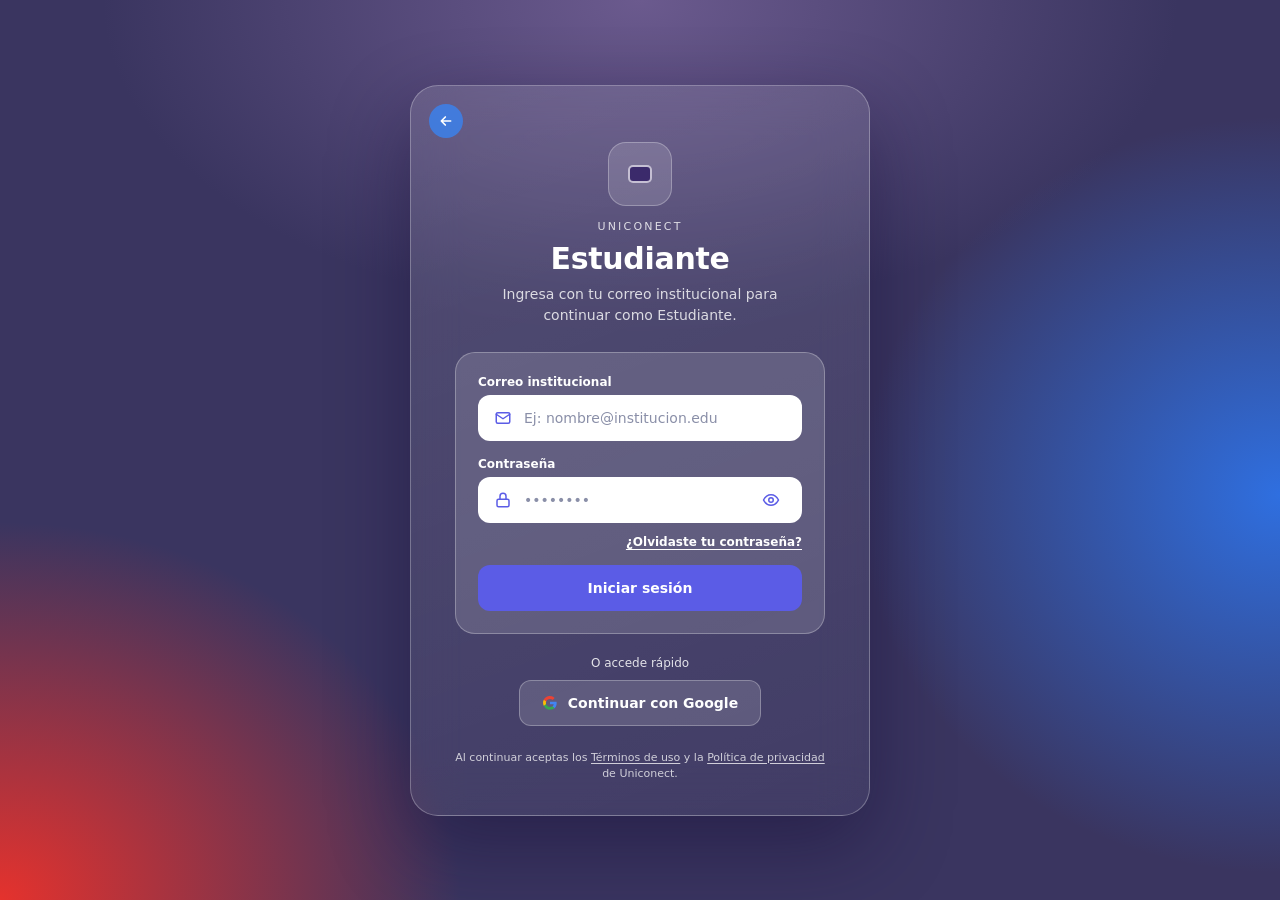
<file: Index.html>
<!DOCTYPE html>
<html lang="es">
<head>
  <meta charset="UTF-8">
  <meta name="viewport" content="width=device-width, initial-scale=1">
  <title>Uniconect · Acceso Estudiante</title>
  <link rel="stylesheet" href="styles.css">
</head>
<body>
  <main class="login">
    <a href="#" class="login__back" aria-label="Volver">
      <svg viewBox="0 0 24 24" width="16" height="16" fill="none" stroke="currentColor" stroke-width="2.5" stroke-linecap="round" stroke-linejoin="round"><path d="M19 12H5M11 6l-6 6 6 6"/></svg>
    </a>

    <header class="login__head">
      <div class="login__logo" aria-hidden="true"><span></span></div>
      <p class="login__brand">UNICONECT</p>
      <h1>Estudiante</h1>
      <p class="login__lead">Ingresa con tu correo institucional para continuar como Estudiante.</p>
    </header>

    <form class="panel" id="login">
      <label class="field">
        <span class="field__label">Correo institucional</span>
        <span class="field__box">
          <svg class="field__icon" viewBox="0 0 24 24" width="18" height="18" fill="none" stroke="currentColor" stroke-width="2" stroke-linecap="round" stroke-linejoin="round"><rect x="3" y="5" width="18" height="14" rx="2"/><path d="m3 7 9 6 9-6"/></svg>
          <input type="email" name="email" placeholder="Ej: nombre@institucion.edu" autocomplete="email" required>
        </span>
      </label>

      <label class="field">
        <span class="field__label">Contraseña</span>
        <span class="field__box">
          <svg class="field__icon" viewBox="0 0 24 24" width="18" height="18" fill="none" stroke="currentColor" stroke-width="2" stroke-linecap="round" stroke-linejoin="round"><rect x="4" y="11" width="16" height="10" rx="2"/><path d="M8 11V7a4 4 0 0 1 8 0v4"/></svg>
          <input type="password" name="password" id="password" placeholder="••••••••" autocomplete="current-password" required>
          <button type="button" class="field__toggle" id="toggle" aria-label="Mostrar contraseña">
            <svg viewBox="0 0 24 24" width="18" height="18" fill="none" stroke="currentColor" stroke-width="2" stroke-linecap="round" stroke-linejoin="round"><path d="M2 12s3.5-7 10-7 10 7 10 7-3.5 7-10 7S2 12 2 12z"/><circle cx="12" cy="12" r="3"/></svg>
          </button>
        </span>
      </label>

      <a href="#" class="panel__forgot">¿Olvidaste tu contraseña?</a>
      <button type="submit" class="btn btn--primary">Iniciar sesión</button>
    </form>

    <div class="quick">
      <p>O accede rápido</p>
      <button type="button" class="btn btn--glass">
        <svg viewBox="0 0 24 24" width="16" height="16" aria-hidden="true"><path fill="#4285F4" d="M22 12.2c0-.7-.1-1.4-.2-2H12v3.8h5.6a4.8 4.8 0 0 1-2.1 3.1v2.6h3.4c2-1.8 3.1-4.5 3.1-7.5z"/><path fill="#34A853" d="M12 22c2.8 0 5.1-.9 6.9-2.5l-3.4-2.6c-.9.6-2.1 1-3.5 1-2.7 0-5-1.8-5.8-4.3H2.7v2.7A10 10 0 0 0 12 22z"/><path fill="#FBBC05" d="M6.2 13.6a6 6 0 0 1 0-3.8V7.1H2.7a10 10 0 0 0 0 9.2z"/><path fill="#EA4335" d="M12 6c1.5 0 2.9.5 4 1.6l3-3A10 10 0 0 0 2.7 7.1l3.5 2.7C7 7.8 9.3 6 12 6z"/></svg>
        Continuar con Google
      </button>
    </div>

    <p class="login__legal">Al continuar aceptas los <a href="#">Términos de uso</a> y la <a href="#">Política de privacidad</a> de Uniconect.</p>
  </main>

  <script>
    const input = document.getElementById('password');
    document.getElementById('toggle').addEventListener('click', () => {
      input.type = input.type === 'password' ? 'text' : 'password';
    });
    document.getElementById('login').addEventListener('submit', (e) => {
  e.preventDefault();
  window.location.href = 'inicio.html';
});
  </script>
</body>
</html>
</file>
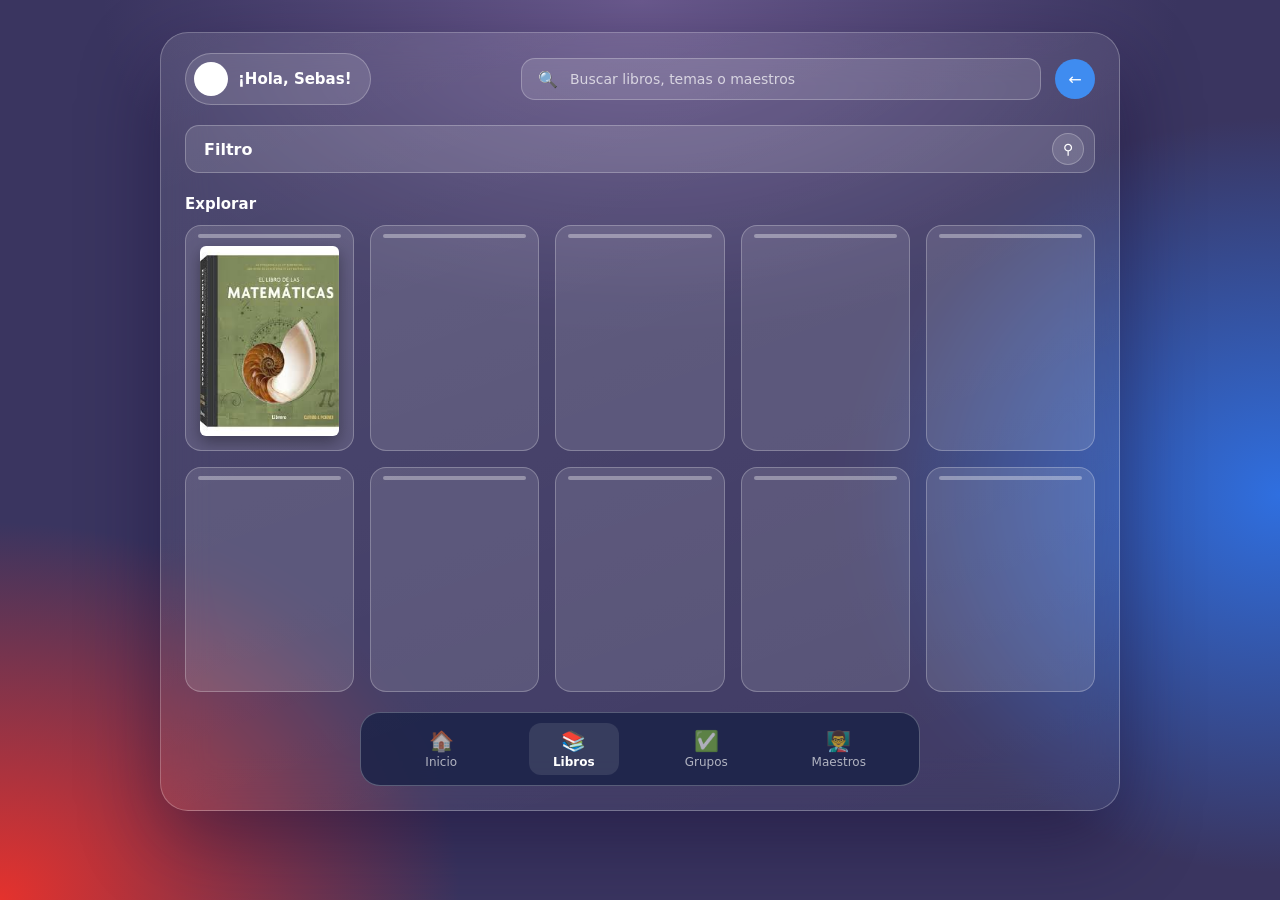
<file: Bblioteca.html>
<!DOCTYPE html>
<html lang="es">
<head>
  <meta charset="UTF-8">
  <meta name="viewport" content="width=device-width, initial-scale=1">
  <title>Uniconect · Biblioteca</title>
  <link rel="stylesheet" href="app.css">
  <link rel="stylesheet" href="Biblioteca.css">
</head>
<body>
  <div class="app">
    <header class="top">
      <div class="top__user"><span class="avatar"></span><strong>¡Hola, Sebas!</strong></div>
      <label class="search"><span>🔍</span><input type="search" placeholder="Buscar libros, temas o maestros"></label>
      <a href="#" class="icon-btn icon-btn--blue" aria-label="Volver">←</a>
    </header>

    <main class="content">
      <div class="filter">
        <strong>Filtro</strong>
        <button type="button" class="icon-btn icon-btn--small" aria-label="Filtrar">⚲</button>
      </div>

      <section>
        <h2 class="section-title">Explorar</h2>
        <div class="books">
          <!-- Libro con portada: cambia el src por tu imagen -->
          <a href="#" class="book">
            <span class="book__bar"></span>
            <img class="book__cover" src="[data-uri]" alt="Portada del libro" onerror="this.style.display='none'">
          </a>
          <a href="#" class="book"><span class="book__bar"></span></a>
          <a href="#" class="book"><span class="book__bar"></span></a>
          <a href="#" class="book"><span class="book__bar"></span></a>
          <a href="#" class="book"><span class="book__bar"></span></a>
          <a href="#" class="book"><span class="book__bar"></span></a>
          <a href="#" class="book"><span class="book__bar"></span></a>
          <a href="#" class="book"><span class="book__bar"></span></a>
          <a href="#" class="book"><span class="book__bar"></span></a>
          <a href="#" class="book"><span class="book__bar"></span></a>
        </div>
      </section>
    </main>

    <nav class="nav" aria-label="Principal">
      <a href="inicio.html" class="nav__item"><span>🏠</span>Inicio</a>
      <a href="Bblioteca.html" class="nav__item is-active"><span>📚</span>Libros</a>
      <a href="grupo.html" class="nav__item"><span>✅</span>Grupos</a>
      <a href="maestro.html" class="nav__item"><span>👨‍🏫</span>Maestros</a>
    </nav>
  </div>
</body>
</html>
</file>
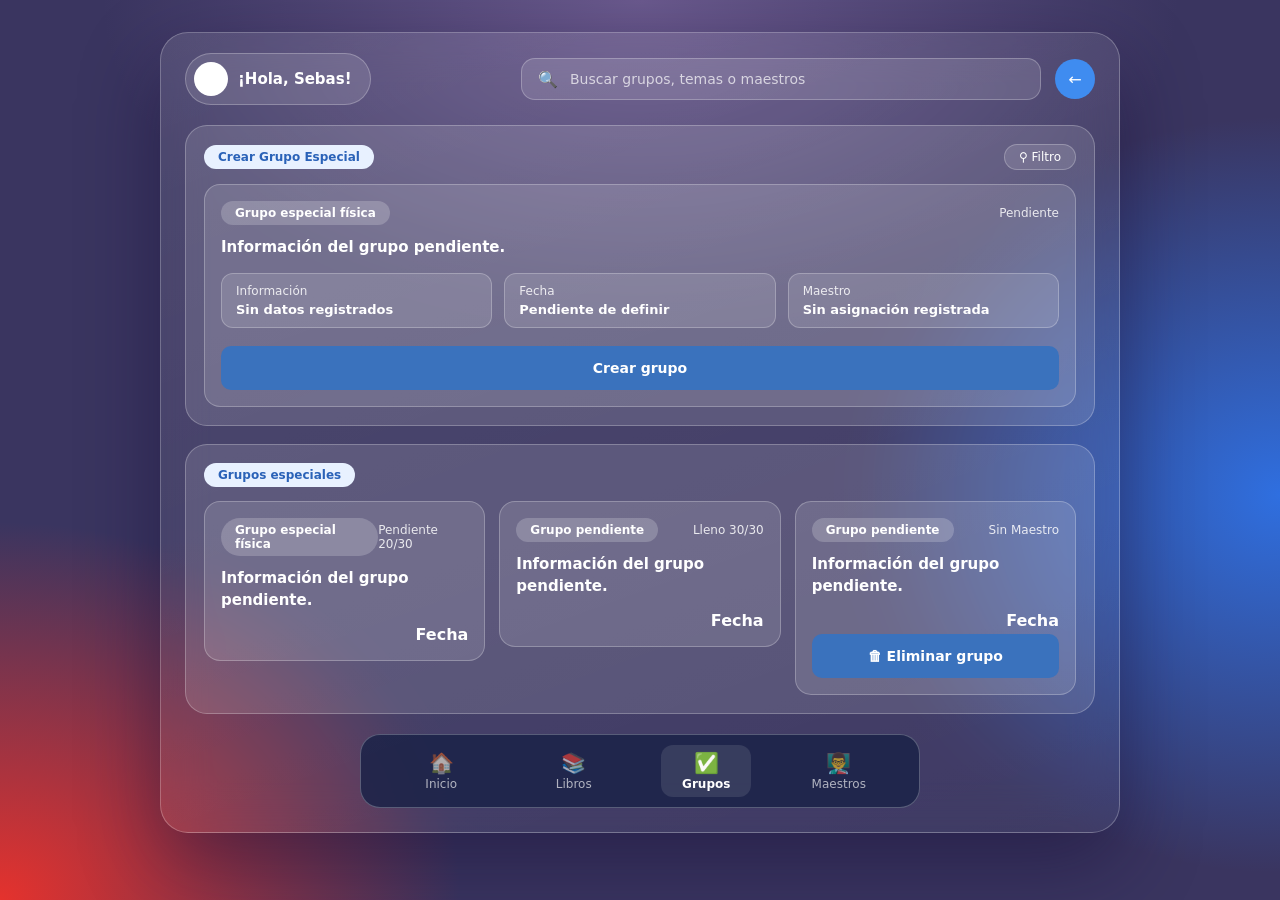
<file: grupo.html>
<!DOCTYPE html>
<html lang="es">
<head>
  <meta charset="UTF-8">
  <meta name="viewport" content="width=device-width, initial-scale=1">
  <title>Uniconect · Grupos</title>
  <link rel="stylesheet" href="app.css">
</head>
<body>
  <div class="app">
    <header class="top">
      <div class="top__user"><span class="avatar"></span><strong>¡Hola, Sebas!</strong></div>
      <label class="search"><span>🔍</span><input type="search" placeholder="Buscar grupos, temas o maestros"></label>
      <a href="#" class="icon-btn icon-btn--blue" aria-label="Volver">←</a>
    </header>

    <main class="content">
      <section class="card">
        <div class="card__head">
          <span class="pill pill--white">Crear Grupo Especial</span>
          <button type="button" class="chip">⚲ Filtro</button>
        </div>
        <article class="item">
          <div class="item__meta"><span class="pill">Grupo especial física</span><span class="small">Pendiente</span></div>
          <p class="item__text">Información del grupo pendiente.</p>
          <div class="info">
            <div class="info__box"><span class="small">Información</span><strong>Sin datos registrados</strong></div>
            <div class="info__box"><span class="small">Fecha</span><strong>Pendiente de definir</strong></div>
            <div class="info__box"><span class="small">Maestro</span><strong>Sin asignación registrada</strong></div>
          </div>
          <button type="button" class="btn">Crear grupo</button>
        </article>
      </section>

      <section class="card">
        <div class="card__head"><span class="pill pill--white">Grupos especiales</span></div>
        <div class="groups">
          <article class="item">
            <div class="item__meta"><span class="pill">Grupo especial física</span><span class="small">Pendiente 20/30</span></div>
            <p class="item__text">Información del grupo pendiente.</p>
            <p class="item__date">Fecha</p>
          </article>
          <article class="item">
            <div class="item__meta"><span class="pill">Grupo pendiente</span><span class="small">Lleno 30/30</span></div>
            <p class="item__text">Información del grupo pendiente.</p>
            <p class="item__date">Fecha</p>
          </article>
          <article class="item">
            <div class="item__meta"><span class="pill">Grupo pendiente</span><span class="small">Sin Maestro</span></div>
            <p class="item__text">Información del grupo pendiente.</p>
            <p class="item__date">Fecha</p>
            <button type="button" class="btn">🗑 Eliminar grupo</button>
          </article>
        </div>
      </section>
    </main>

    <nav class="nav" aria-label="Principal">
      <a href="inicio.html" class="nav__item"><span>🏠</span>Inicio</a>
      <a href="Bblioteca.html" class="nav__item "><span>📚</span>Libros</a>
      <a href="grupo.html" class="nav__item is-active"><span>✅</span>Grupos</a>
      <a href="maestro.html" class="nav__item"><span>👨‍🏫</span>Maestros</a>
    </nav>
  </div>
</body>
</html>
</file>
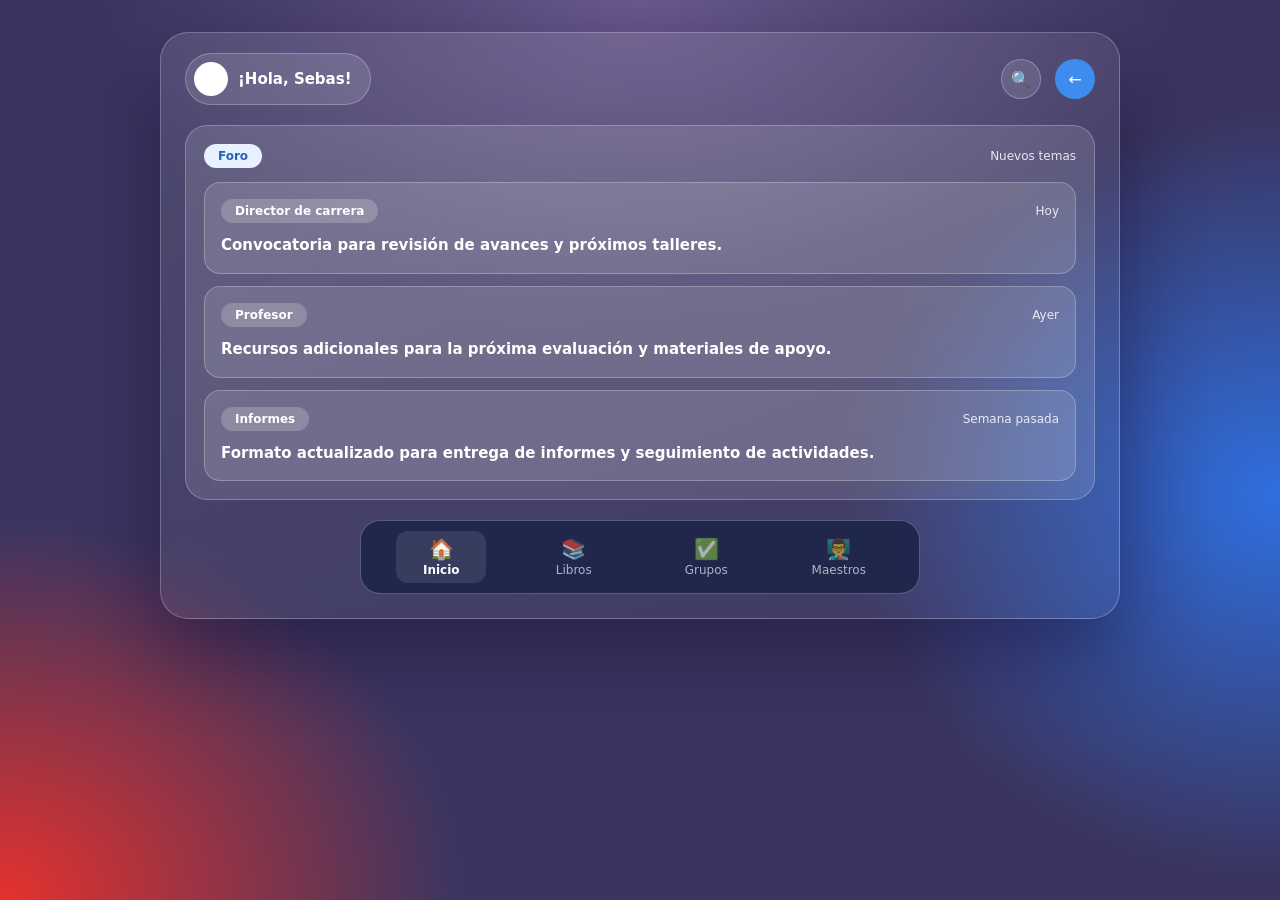
<file: inicio.html>
<!DOCTYPE html>
<html lang="es">
<head>
  <meta charset="UTF-8">
  <meta name="viewport" content="width=device-width, initial-scale=1">
  <title>Uniconect · Inicio</title>
  <link rel="stylesheet" href="app.css">
</head>
<body>
  <div class="app">
    <header class="top">
      <div class="top__user"><span class="avatar"></span><strong>¡Hola, Sebas!</strong></div>
      <button class="icon-btn" aria-label="Buscar">🔍</button>
      <a href="#" class="icon-btn icon-btn--blue" aria-label="Volver">←</a>
    </header>

    <main class="content">
      <section class="card">
        <div class="card__head"><span class="pill pill--white">Foro</span><span class="small">Nuevos temas</span></div>
        <article class="item">
          <div class="item__meta"><span class="pill">Director de carrera</span><span class="small">Hoy</span></div>
          <p class="item__text">Convocatoria para revisión de avances y próximos talleres.</p>
        </article>
        <article class="item">
          <div class="item__meta"><span class="pill">Profesor</span><span class="small">Ayer</span></div>
          <p class="item__text">Recursos adicionales para la próxima evaluación y materiales de apoyo.</p>
        </article>
        <article class="item">
          <div class="item__meta"><span class="pill">Informes</span><span class="small">Semana pasada</span></div>
          <p class="item__text">Formato actualizado para entrega de informes y seguimiento de actividades.</p>
        </article>
      </section>
    </main>

    <nav class="nav" aria-label="Principal">
      <a href="inicio.html" class="nav__item is-active"><span>🏠</span>Inicio</a>
      <a href="Bblioteca.html" class="nav__item"><span>📚</span>Libros</a>
      <a href="grupo.html" class="nav__item "><span>✅</span>Grupos</a>
      <a href="maestro.html" class="nav__item"><span>👨‍🏫</span>Maestros</a>
    </nav>
  </div>
</body>
</html>
</file>
<file: styles.css>
:root {
  --indigo: #5b5ce6;
  --indigo-hover: #4a4bd4;
  --ink: #1e1b3a;
  --muted: #8a8fa8;
  --white: #fff;
  --glass: rgba(255, 255, 255, .14);
  --glass-line: rgba(255, 255, 255, .28);
  --radius: 14px;
  --font: "Inter", "Segoe UI", system-ui, -apple-system, sans-serif;
}

*, *::before, *::after { box-sizing: border-box; margin: 0; }

html, body { height: 100%; }

body {
  min-height: 100vh;
  display: grid;
  place-items: center;
  padding: 32px;
  font-family: var(--font);
  color: var(--white);
  background:
    radial-gradient(60% 70% at 0% 100%, #e5322d 0%, transparent 60%),
    radial-gradient(55% 70% at 100% 55%, #2f6fe0 0%, transparent 60%),
    radial-gradient(60% 50% at 50% 0%, #6b5a8e 0%, transparent 70%),
    #3a3560;
}

.login {
  position: relative;
  width: 100%;
  max-width: 460px;
  padding: 56px 44px 32px;
  border-radius: 28px;
  background: linear-gradient(160deg, rgba(255,255,255,.12), rgba(255,255,255,.04));
  border: 1px solid var(--glass-line);
  backdrop-filter: blur(24px);
  -webkit-backdrop-filter: blur(24px);
  box-shadow: 0 30px 80px rgba(20, 10, 50, .45);
  text-align: center;
}

.login__back {
  position: absolute;
  top: 18px; left: 18px;
  width: 34px; height: 34px;
  display: grid; place-items: center;
  border-radius: 50%;
  color: var(--white);
  background: rgba(60, 130, 235, .85);
  transition: background .2s;
}
.login__back:hover { background: rgba(60, 130, 235, 1); }

/* ===== Cabecera ===== */
.login__logo {
  width: 64px; height: 64px;
  margin: 0 auto 14px;
  display: grid; place-items: center;
  border-radius: 18px;
  background: var(--glass);
  border: 1px solid var(--glass-line);
}
.login__logo span {
  width: 24px; height: 18px;
  border-radius: 5px;
  background: #3b2a6b;
  border: 2px solid rgba(255,255,255,.7);
}

.login__brand {
  font-size: 11px;
  letter-spacing: .2em;
  opacity: .8;
}

.login h1 {
  margin: 8px 0 8px;
  font-size: 30px;
  font-weight: 700;
  letter-spacing: -.01em;
}

.login__lead {
  max-width: 320px;
  margin: 0 auto 26px;
  font-size: 14px;
  line-height: 1.5;
  opacity: .8;
}

/* ===== Panel del formulario ===== */
.panel {
  padding: 22px;
  text-align: left;
  border-radius: 20px;
  background: var(--glass);
  border: 1px solid var(--glass-line);
}

.field { display: block; margin-bottom: 16px; }

.field__label {
  display: block;
  margin-bottom: 6px;
  font-size: 12px;
  font-weight: 600;
}

.field__box {
  display: flex;
  align-items: center;
  gap: 10px;
  height: 46px;
  padding: 0 14px;
  border-radius: 12px;
  background: var(--white);
  color: var(--indigo);
  border: 2px solid transparent;
  transition: border-color .2s;
}
.field__box:focus-within { border-color: var(--indigo); }

.field__box input {
  flex: 1;
  min-width: 0;
  border: 0;
  outline: 0;
  background: transparent;
  font: inherit;
  font-size: 14px;
  color: var(--ink);
}
.field__box input::placeholder { color: var(--muted); }

.field__icon { flex: none; }

.field__toggle {
  display: grid; place-items: center;
  border: 0; background: none;
  color: var(--indigo);
  cursor: pointer;
}

.panel__forgot {
  display: block;
  margin: -4px 0 16px;
  text-align: right;
  font-size: 12px;
  font-weight: 600;
  color: var(--white);
  text-decoration: underline;
  text-underline-offset: 3px;
}

/* ===== Botones ===== */
.btn {
  width: 100%;
  height: 46px;
  display: flex; align-items: center; justify-content: center; gap: 10px;
  border: 0;
  border-radius: 12px;
  font: inherit;
  font-size: 14px;
  font-weight: 600;
  cursor: pointer;
  transition: background .2s, transform .1s;
}
.btn:active { transform: scale(.99); }

.btn--primary { color: var(--white); background: var(--indigo); }
.btn--primary:hover { background: var(--indigo-hover); }

.btn--glass {
  width: auto;
  padding: 0 22px;
  margin: 0 auto;
  color: var(--white);
  background: var(--glass);
  border: 1px solid var(--glass-line);
}
.btn--glass:hover { background: rgba(255,255,255,.22); }

/* ===== Acceso rápido y legal ===== */
.quick { margin-top: 22px; }
.quick p { margin-bottom: 10px; font-size: 12px; opacity: .85; }

.login__legal {
  margin-top: 24px;
  font-size: 11px;
  line-height: 1.5;
  opacity: .75;
}
.login__legal a { color: inherit; text-decoration: underline; text-underline-offset: 2px; }

/* ===== Accesibilidad ===== */
a:focus-visible, button:focus-visible {
  outline: 2px solid var(--white);
  outline-offset: 3px;
}

/* ===== Ajuste a pantallas pequeñas ===== */
@media (max-width: 520px) {
  body { padding: 16px; }
  .login { padding: 52px 22px 26px; }
}
</file>
<file: app.css>
/* ===== Variables ===== */
:root {
  --blue: #3a72bd;
  --blue-soft: #3f8cf0;
  --white: #fff;
  --glass: rgba(255, 255, 255, .12);
  --glass-strong: rgba(255, 255, 255, .2);
  --line: rgba(255, 255, 255, .25);
  --navy: rgba(28, 36, 72, .85);
  --font: "Inter", "Segoe UI", system-ui, -apple-system, sans-serif;
}

*, *::before, *::after { box-sizing: border-box; margin: 0; }

/* ===== Fondo ===== */
body {
  min-height: 100vh;
  display: grid;
  place-items: start center;
  padding: 32px;
  font-family: var(--font);
  color: var(--white);
  background:
    radial-gradient(60% 70% at 0% 100%, #e5322d 0%, transparent 60%),
    radial-gradient(55% 70% at 100% 55%, #2f6fe0 0%, transparent 60%),
    radial-gradient(60% 50% at 50% 0%, #6b5a8e 0%, transparent 70%),
    #3a3560;
  background-attachment: fixed;
}

/* ===== Contenedor de escritorio ===== */
.app {
  width: 100%;
  max-width: 960px;
  padding: 20px 24px 24px;
  border-radius: 28px;
  background: linear-gradient(160deg, rgba(255,255,255,.1), rgba(255,255,255,.03));
  border: 1px solid var(--line);
  backdrop-filter: blur(24px);
  -webkit-backdrop-filter: blur(24px);
  box-shadow: 0 30px 80px rgba(20, 10, 50, .45);
}

/* ===== Barra superior ===== */
.top {
  display: flex;
  align-items: center;
  gap: 14px;
  margin-bottom: 20px;
}
.top__user {
  display: flex; align-items: center; gap: 10px;
  padding: 8px 18px 8px 8px;
  border-radius: 999px;
  background: var(--glass);
  border: 1px solid var(--line);
  font-size: 15px;
}
.avatar {
  width: 34px; height: 34px;
  display: grid; place-items: center;
  border-radius: 50%;
  background: #fff;
  font-size: 18px;
}
.top > :nth-child(2) { margin-left: auto; }

.icon-btn {
  width: 40px; height: 40px;
  display: grid; place-items: center;
  border-radius: 50%;
  border: 1px solid var(--line);
  background: var(--glass);
  color: var(--white);
  font-size: 16px;
  text-decoration: none;
  cursor: pointer;
}
.icon-btn--blue { background: var(--blue-soft); border-color: transparent; }

.search {
  flex: 1;
  max-width: 520px;
  display: flex; align-items: center; gap: 10px;
  height: 42px;
  padding: 0 16px;
  border-radius: 14px;
  background: var(--glass);
  border: 1px solid var(--line);
}
.search input {
  flex: 1; border: 0; outline: 0;
  background: transparent;
  color: var(--white);
  font: inherit; font-size: 14px;
}
.search input::placeholder { color: rgba(255,255,255,.7); }

/* ===== Contenido ===== */
.content { display: grid; gap: 18px; margin-bottom: 20px; }

.card {
  padding: 18px;
  border-radius: 22px;
  background: var(--glass);
  border: 1px solid var(--line);
}
.card__head {
  display: flex; align-items: center; justify-content: space-between;
  margin-bottom: 14px;
}

.pill {
  padding: 5px 14px;
  border-radius: 999px;
  font-size: 12px;
  font-weight: 600;
  background: rgba(255,255,255,.2);
}
.pill--white { background: #e8f1ff; color: #2a62b8; }

.small { font-size: 12px; opacity: .85; }

.chip {
  padding: 5px 14px;
  border-radius: 999px;
  border: 1px solid var(--line);
  background: var(--glass);
  color: var(--white);
  font: inherit; font-size: 12px;
  cursor: pointer;
}

/* ===== Elementos (foro y grupos) ===== */
.item {
  padding: 16px;
  margin-bottom: 12px;
  border-radius: 16px;
  background: var(--glass);
  border: 1px solid var(--line);
}
.item:last-child { margin-bottom: 0; }
.item__meta { display: flex; align-items: center; justify-content: space-between; margin-bottom: 12px; }
.item__text { font-size: 15px; font-weight: 600; line-height: 1.45; }
.item__date { margin-top: 14px; text-align: right; font-weight: 700; }

/* ===== Crear grupo ===== */
.info {
  display: grid;
  grid-template-columns: repeat(3, 1fr);
  gap: 12px;
  margin: 14px 0;
}
.info__box {
  display: grid; gap: 4px;
  padding: 10px 14px;
  border-radius: 12px;
  background: var(--glass);
  border: 1px solid var(--line);
}
.info__box strong { font-size: 13px; }

.btn {
  width: 100%;
  height: 44px;
  margin-top: 4px;
  border: 0;
  border-radius: 10px;
  background: var(--blue);
  color: var(--white);
  font: inherit; font-size: 14px; font-weight: 600;
  cursor: pointer;
  transition: filter .2s;
}
.btn:hover { filter: brightness(1.12); }

/* ===== Lista de grupos ===== */
.groups {
  display: grid;
  grid-template-columns: repeat(3, 1fr);
  gap: 14px;
  align-items: start;
}
.groups .item { margin-bottom: 0; }

/* ===== Navegación inferior ===== */
.nav {
  display: flex;
  justify-content: space-around;
  max-width: 560px;
  margin: 0 auto;
  padding: 10px 14px;
  border-radius: 20px;
  background: var(--navy);
  border: 1px solid var(--line);
}
.nav__item {
  display: grid; justify-items: center; gap: 2px;
  min-width: 90px;
  padding: 6px 10px;
  border-radius: 12px;
  color: rgba(255,255,255,.65);
  font-size: 12px;
  text-decoration: none;
}
.nav__item span { font-size: 20px; }
.nav__item.is-active { color: var(--white); font-weight: 700; background: rgba(255,255,255,.1); }

/* ===== Accesibilidad ===== */
a:focus-visible, button:focus-visible, input:focus-visible {
  outline: 2px solid var(--white);
  outline-offset: 3px;
}

/* ===== Pantallas pequeñas ===== */
@media (max-width: 760px) {
  body { padding: 12px; }
  .info, .groups { grid-template-columns: 1fr; }
  .top { flex-wrap: wrap; }
  .search { order: 3; max-width: none; flex-basis: 100%; }
}
</file>
<file: Biblioteca.css>
/* Estilos extra de la Biblioteca (se usa junto con app.css) */

.filter {
  display: flex;
  align-items: center;
  justify-content: space-between;
  height: 48px;
  padding: 0 10px 0 18px;
  border-radius: 14px;
  background: var(--glass);
  border: 1px solid var(--line);
}

.icon-btn--small { width: 32px; height: 32px; font-size: 14px; }

.section-title {
  margin: 4px 0 12px;
  font-size: 15px;
  font-weight: 700;
}

/* Cuadrícula de libros */
.books {
  display: grid;
  grid-template-columns: repeat(5, 1fr);
  gap: 16px;
}

.book {
  position: relative;
  aspect-ratio: 3 / 4;
  display: block;
  overflow: hidden;
  border-radius: 16px;
  background: var(--glass);
  border: 1px solid var(--line);
  transition: transform .2s, background .2s;
}
.book:hover { transform: translateY(-4px); background: var(--glass-strong); }

.book__bar {
  position: absolute;
  top: 8px; left: 12px; right: 12px;
  height: 4px;
  border-radius: 4px;
  background: rgba(255, 255, 255, .35);
}

.book__cover {
  position: absolute;
  inset: 20px 14px 14px;
  width: calc(100% - 28px);
  height: calc(100% - 34px);
  object-fit: cover;
  border-radius: 6px;
  box-shadow: 0 6px 16px rgba(0, 0, 0, .35);
}

@media (max-width: 760px) {
  .books { grid-template-columns: repeat(3, 1fr); gap: 10px; }
}
</file>
